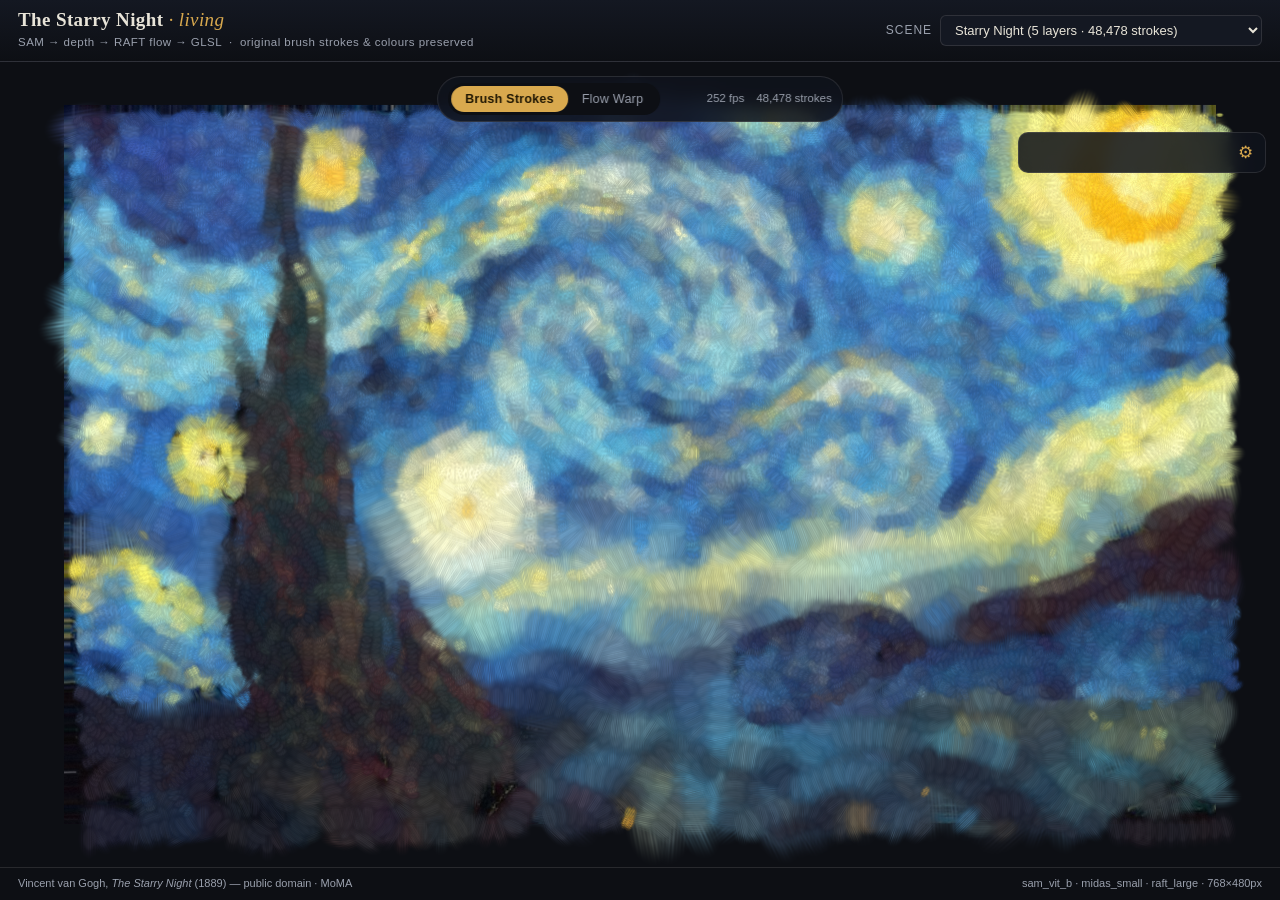
<file: renderer/web/index.html>
<!doctype html>
<html lang="en">
<head>
<meta charset="utf-8">
<meta name="viewport" content="width=device-width, initial-scale=1">
<title>Van Gogh — Neural Preserving Renderer</title>
<meta name="description" content="Paper-level CV demo: SAM + ZoeDepth + RAFT + GLSL rendering of The Starry Night with original brush strokes and colours preserved.">
<link rel="stylesheet" href="style.css">
</head>
<body>
  <header id="topbar">
    <div class="brand">
      <h1>The Starry Night <span>· living</span></h1>
      <p class="sub">SAM → depth → RAFT flow → GLSL &nbsp;·&nbsp; original brush strokes &amp; colours preserved</p>
    </div>
    <div class="scene-picker">
      <label for="sceneSelect">Scene</label>
      <select id="sceneSelect" disabled><option>loading…</option></select>
    </div>
  </header>

  <main id="stage">
    <canvas id="app" aria-label="Living painting canvas"></canvas>

    <div id="hud">
      <div class="mode-toggle" role="tablist" aria-label="Render mode">
        <button id="modeBrush" class="active" role="tab" title="Instanced Hertzmann brush strokes advected by RAFT flow">Brush Strokes</button>
        <button id="modeWarp" role="tab" title="Layer-aware depth parallax + flow warp composite">Flow Warp</button>
      </div>
      <div class="stats">
        <span id="fps">— fps</span>
        <span id="strokeCount">— strokes</span>
      </div>
    </div>

    <aside id="panel" class="collapsed">
      <button id="panelToggle" title="Toggle controls" aria-label="Toggle controls">⚙</button>
      <div class="controls">
        <div class="ctl">
          <label>Parallax <output id="parallaxOut">1.00</output></label>
          <input type="range" id="parallax" min="0" max="2" step="0.01" value="1">
        </div>
        <div class="ctl">
          <label>Flow strength <output id="flowOut">0.90</output></label>
          <input type="range" id="flow" min="0" max="2" step="0.01" value="0.9">
        </div>
        <div class="ctl">
          <label>Stroke motion <output id="strokeOut">1.00</output></label>
          <input type="range" id="stroke" min="0" max="2" step="0.01" value="1">
        </div>
        <div class="ctl">
          <label>Time speed <output id="speedOut">1.00</output></label>
          <input type="range" id="speed" min="0.1" max="3" step="0.01" value="1">
        </div>
        <div class="ctl">
          <label>Brush size <output id="brushOut">1.00</output></label>
          <input type="range" id="brush" min="0.4" max="2" step="0.01" value="1">
        </div>
        <div class="ctl">
          <label>Auto-pan <output id="panOut">0.60</output></label>
          <input type="range" id="autoPan" min="0" max="1.5" step="0.01" value="0.6">
        </div>
        <div class="buttons">
          <button id="pause" title="Space">Pause</button>
          <button id="reset" title="R">Reset view</button>
          <button id="shot" title="S">Save PNG</button>
        </div>
        <p class="hint">Drag&nbsp;=&nbsp;depth parallax · wheel&nbsp;=&nbsp;zoom · release&nbsp;=&nbsp;spring home · keys: <b>space</b> pause, <b>r</b> reset, <b>s</b> shot, <b>1/2</b> mode, <b>h</b> panel</p>
      </div>
    </aside>

    <div id="overlay" class="hidden">
      <div class="card">
        <h2 id="overlayTitle">Loading scene…</h2>
        <p id="overlayMsg"></p>
      </div>
    </div>

    <div id="fallback" class="hidden">
      <img id="fallbackImg" alt="Static fallback: the original painting">
      <p>WebGL2 is unavailable in this browser — showing the original painting instead.</p>
    </div>
  </main>

  <footer id="foot">
    <span>Vincent van Gogh, <i>The Starry Night</i> (1889) — public domain · MoMA</span>
    <span id="engineInfo">SAM · depth · RAFT</span>
  </footer>

  <script src="main.js"></script>
</body>
</html>
</file>
<file: renderer/web/style.css>
/* Van Gogh neural-preserving renderer — dark gallery theme */

:root {
  --bg: #0d0f14;
  --bg2: #141822;
  --panel: rgba(16, 19, 28, 0.86);
  --ink: #e8e4d8;
  --ink-dim: #9aa0ad;
  --gold: #d9a94e;
  --gold-soft: rgba(217, 169, 78, 0.18);
  --line: rgba(232, 228, 216, 0.12);
  --radius: 10px;
}

* { box-sizing: border-box; }

html, body {
  margin: 0;
  height: 100%;
  background: var(--bg);
  color: var(--ink);
  font: 14px/1.45 "Segoe UI", "Helvetica Neue", Arial, sans-serif;
  overflow: hidden;
}

#topbar {
  display: flex;
  align-items: center;
  justify-content: space-between;
  gap: 16px;
  padding: 10px 18px;
  border-bottom: 1px solid var(--line);
  background: linear-gradient(180deg, var(--bg2), var(--bg));
  z-index: 5;
}

.brand h1 {
  margin: 0;
  font: 600 19px/1.1 Georgia, "Times New Roman", serif;
  letter-spacing: 0.02em;
}
.brand h1 span { color: var(--gold); font-style: italic; font-weight: 400; }
.brand .sub { margin: 3px 0 0; color: var(--ink-dim); font-size: 11.5px; letter-spacing: 0.04em; }

.scene-picker { display: flex; align-items: center; gap: 8px; }
.scene-picker label { color: var(--ink-dim); font-size: 12px; text-transform: uppercase; letter-spacing: 0.08em; }
.scene-picker select {
  background: var(--bg2);
  color: var(--ink);
  border: 1px solid var(--line);
  border-radius: 6px;
  padding: 6px 10px;
  font-size: 13px;
  min-width: 190px;
}

#stage { position: relative; flex: 1; min-height: 0; display: flex; }
body { display: flex; flex-direction: column; height: 100vh; }

#app { width: 100%; height: 100%; display: block; cursor: grab; touch-action: none; }
#app.dragging { cursor: grabbing; }

/* ---- HUD ---- */
#hud {
  position: absolute;
  top: 14px;
  left: 50%;
  transform: translateX(-50%);
  display: flex;
  align-items: center;
  gap: 14px;
  padding: 6px 10px;
  background: var(--panel);
  border: 1px solid var(--line);
  border-radius: 999px;
  backdrop-filter: blur(8px);
  z-index: 4;
}
.mode-toggle { display: flex; background: var(--bg); border-radius: 999px; padding: 3px; }
.mode-toggle button {
  border: 0;
  background: transparent;
  color: var(--ink-dim);
  padding: 6px 14px;
  border-radius: 999px;
  cursor: pointer;
  font-size: 12.5px;
  letter-spacing: 0.02em;
}
.mode-toggle button.active { background: var(--gold); color: #201703; font-weight: 600; }
.stats { display: flex; gap: 12px; color: var(--ink-dim); font-size: 11.5px; font-variant-numeric: tabular-nums; }
.stats span { min-width: 70px; text-align: right; }

/* ---- control panel ---- */
#panel {
  position: absolute;
  top: 70px;
  right: 14px;
  width: 248px;
  background: var(--panel);
  border: 1px solid var(--line);
  border-radius: var(--radius);
  backdrop-filter: blur(10px);
  z-index: 4;
  overflow: hidden;
  transition: transform 0.25s ease, opacity 0.25s ease;
}
#panel.collapsed .controls { display: none; }
#panelToggle {
  display: block;
  width: 100%;
  border: 0;
  background: transparent;
  color: var(--gold);
  font-size: 17px;
  padding: 9px 12px;
  text-align: right;
  cursor: pointer;
}
.controls { padding: 4px 14px 14px; }
.ctl { margin: 9px 0; }
.ctl label {
  display: flex;
  justify-content: space-between;
  font-size: 12px;
  color: var(--ink-dim);
  margin-bottom: 4px;
  letter-spacing: 0.03em;
}
.ctl output { color: var(--gold); font-variant-numeric: tabular-nums; }
input[type="range"] {
  width: 100%;
  height: 4px;
  -webkit-appearance: none;
  appearance: none;
  background: linear-gradient(90deg, var(--gold-soft), var(--gold));
  border-radius: 2px;
  outline: none;
}
input[type="range"]::-webkit-slider-thumb {
  -webkit-appearance: none;
  width: 13px; height: 13px;
  border-radius: 50%;
  background: var(--gold);
  border: 2px solid #241a06;
  cursor: pointer;
}
input[type="range"]::-moz-range-thumb {
  width: 11px; height: 11px;
  border-radius: 50%;
  background: var(--gold);
  border: 2px solid #241a06;
  cursor: pointer;
}
.buttons { display: flex; gap: 8px; margin-top: 12px; }
.buttons button {
  flex: 1;
  background: var(--bg2);
  color: var(--ink);
  border: 1px solid var(--line);
  border-radius: 6px;
  padding: 7px 4px;
  font-size: 12px;
  cursor: pointer;
}
.buttons button:hover { border-color: var(--gold); color: var(--gold); }
.hint { margin: 10px 0 0; color: var(--ink-dim); font-size: 10.5px; line-height: 1.6; }
.hint b { color: var(--ink); }

/* ---- overlay / fallback ---- */
#overlay, #fallback {
  position: absolute;
  inset: 0;
  display: flex;
  align-items: center;
  justify-content: center;
  background: rgba(8, 9, 13, 0.72);
  z-index: 8;
}
#overlay.hidden, #fallback.hidden, #panel .hidden { display: none; }
#overlay .card {
  max-width: 420px;
  padding: 22px 26px;
  background: var(--bg2);
  border: 1px solid var(--line);
  border-radius: var(--radius);
  text-align: center;
}
#overlay h2 { margin: 0 0 8px; font: 500 17px Georgia, serif; color: var(--gold); }
#overlay p { margin: 0; color: var(--ink-dim); font-size: 12.5px; }

#fallback { flex-direction: column; gap: 14px; }
#fallback img { max-width: 82%; max-height: 78%; border-radius: 6px; box-shadow: 0 18px 60px rgba(0,0,0,0.6); }
#fallback p { color: var(--ink-dim); }

#foot {
  display: flex;
  justify-content: space-between;
  gap: 12px;
  padding: 8px 18px;
  border-top: 1px solid var(--line);
  color: var(--ink-dim);
  font-size: 11px;
  background: var(--bg);
}

@media (max-width: 720px) {
  .brand .sub { display: none; }
  #panel { width: 210px; }
  .stats { display: none; }
}
</file>
